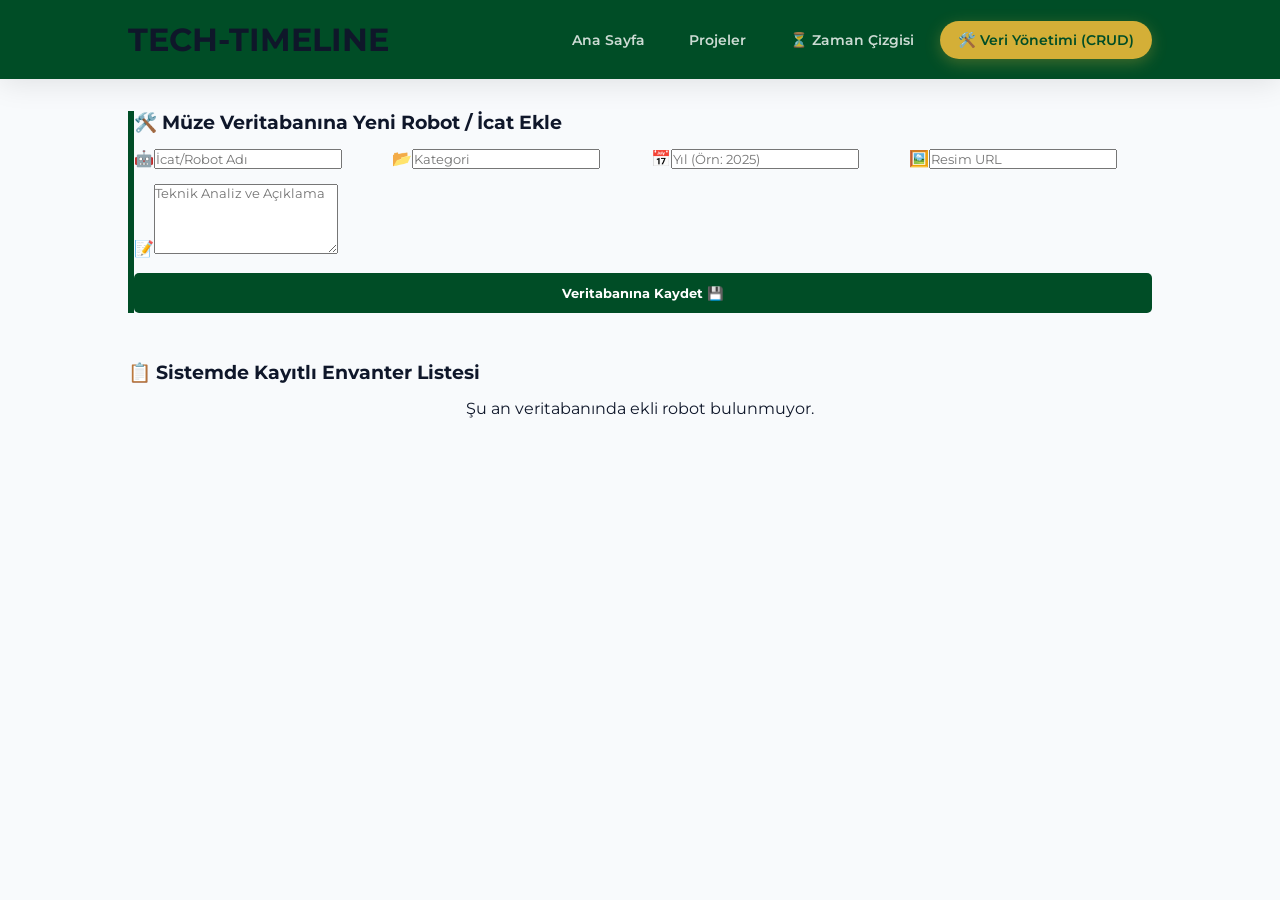
<file: icat.html>
<!DOCTYPE html>
<html lang="tr">
<head>
    <meta charset="UTF-8">
    <title>Müze Envanter Yönetimi (CRUD)</title>
    <link rel="stylesheet" href="assests/css/style.css">
</head>
<body>
    <div id="toast-favourite" style="display: none; position: fixed; bottom: 25px; right: 25px; background: #00592D; color: white; padding: 16px 28px; border-radius: 10px; z-index: 99999; font-weight: bold;"></div>

    <header class="header">
        <div class="header-content">
            <h1>TECH-TIMELINE</h1>
            <nav class="navigation">
                <ul class="nav-menu">
                    <li><a href="index.html" class="nav-link">Ana Sayfa</a></li>
                    <li><a href="project.html" class="nav-link">Projeler</a></li>
                    <li><a href="timeline.html" class="nav-link">⏳ Zaman Çizgisi</a></li>
                    <li><a href="icat.html" class="nav-link active">🛠️ Veri Yönetimi (CRUD)</a></li>
                </ul>
            </nav>
        </div>
    </header>

    <main style="padding: 2rem 10%;">
        <section class="form-box" style="border-left: 6px solid var(--dark-green); margin-bottom: 3rem;">
            <h3>🛠️ Müze Veritabanına Yeni Robot / İcat Ekle</h3>
            <form id="crudForm" style="display: grid; grid-template-columns: repeat(auto-fit, minmax(200px, 1fr)); gap: 15px; margin-top: 15px;">
                <input type="hidden" id="editIndex">
                <div class="form-group"><span>🤖</span><input type="text" id="botTitle" placeholder="İcat/Robot Adı" required></div>
                <div class="form-group"><span>📂</span><input type="text" id="botCategory" placeholder="Kategori" required></div>
                <div class="form-group"><span>📅</span><input type="text" id="botYear" placeholder="Yıl (Örn: 2025)" required></div>
                <div class="form-group"><span>🖼️</span><input type="text" id="botImage" placeholder="Resim URL" required></div>
                <div class="form-group" style="grid-column: 1/-1;"><span>📝</span><textarea id="botDesc" placeholder="Teknik Analiz ve Açıklama" required style="height: 70px;"></textarea></div>
                <button type="submit" id="submitCrudBtn" style="grid-column: 1/-1; background: var(--dark-green); color: white; padding: 12px; border: none; border-radius: 5px; font-weight: bold; cursor: pointer;">Veritabanına Kaydet 💾</button>
            </form>
        </section>

        <h3>📋 Sistemde Kayıtlı Envanter Listesi</h3>
        <section id="crud-vitrini" class="card-grid" style="margin-top:15px;"></section>
    </main>

    <script src="assests/js/main.js"></script>
    <script>
        // CRUD MOTORU
        let envanter = JSON.parse(localStorage.getItem('müzeEnvanter')) || [];

        function listeleEnvanter() {
            const vitrin = document.getElementById('crud-vitrini');
            if(!vitrin) return;
            if(envanter.length === 0) {
                vitrin.innerHTML = `<p style="grid-column:1/-1; text-align:center;">Şu an veritabanında ekli robot bulunmuyor.</p>`;
                return;
            }
            vitrin.innerHTML = envanter.map((item, index) => `
                <div class="card" style="padding:20px; background:white;">
                    <span style="background:var(--gold); padding:2px 6px; border-radius:4px; font-size:0.8rem; font-weight:bold; color:black;">${item.kategori}</span>
                    <h3 style="margin: 10px 0; color:var(--dark-green);">${item.baslik} (📅 ${item.yil})</h3>
                    <p style="color:#666; font-size:0.9rem; line-height:1.5;">${item.aciklama}</p>
                    <div style="margin-top:15px; display:flex; gap:10px;">
                        <button onclick="duzenleHazirlik(${index})" style="background:#00592D; color:white; border:none; padding:6px 12px; border-radius:4px; cursor:pointer;">Düzenle 🔄</button>
                        <button onclick="silEnvanter(${index})" style="background:#ff7675; color:white; border:none; padding:6px 12px; border-radius:4px; font-weight:bold; cursor:pointer;">Sil 🗑️</button>
                    </div>
                </div>
            `).join('');
        }

        document.getElementById('crudForm').addEventListener('submit', function(e) {
            e.preventDefault();
            const index = document.getElementById('editIndex').value;
            const yeniRobot = {
                baslik: document.getElementById('botTitle').value,
                kategori: document.getElementById('botCategory').value,
                yil: document.getElementById('botYear').value,
                resim: document.getElementById('botImage').value,
                aciklama: document.getElementById('botDesc').value
            };

            if(index === "") {
                envanter.push(yeniRobot);
                window.gosterToast("Yeni veri yerel veritabanına eklendi! 💾");
            } else {
                envanter[index] = yeniRobot;
                window.gosterToast("Veri başarıyla güncellendi! 🔄");
                document.getElementById('editIndex').value = "";
                document.getElementById('submitCrudBtn').innerText = "Veritabanına Kaydet 💾";
            }

            localStorage.setItem('müzeEnvanter', JSON.stringify(envanter));
            this.reset();
            listeleEnvanter();
        });

        window.duzenleHazirlik = function(index) {
            const data = envanter[index];
            document.getElementById('editIndex').value = index;
            document.getElementById('botTitle').value = data.baslik;
            document.getElementById('botCategory').value = data.kategori;
            document.getElementById('botYear').value = data.yil;
            document.getElementById('botImage').value = data.resim;
            document.getElementById('botDesc').value = data.aciklama;
            document.getElementById('submitCrudBtn').innerText = "Değişiklikleri Güncelle 🔄";
        };

        window.silEnvanter = function(index) {
            if(confirm("Bu robot modelini silmek istediğinize emin misiniz?")) {
                envanter.splice(index, 1);
                localStorage.setItem('müzeEnvanter', JSON.stringify(envanter));
                window.gosterToast("Kayıt veritabanından kalıcı olarak silindi. 🗑️");
                listeleEnvanter();
            }
        };

        document.addEventListener('DOMContentLoaded', listeleEnvanter);
    </script>
</body>
</html>
</file>
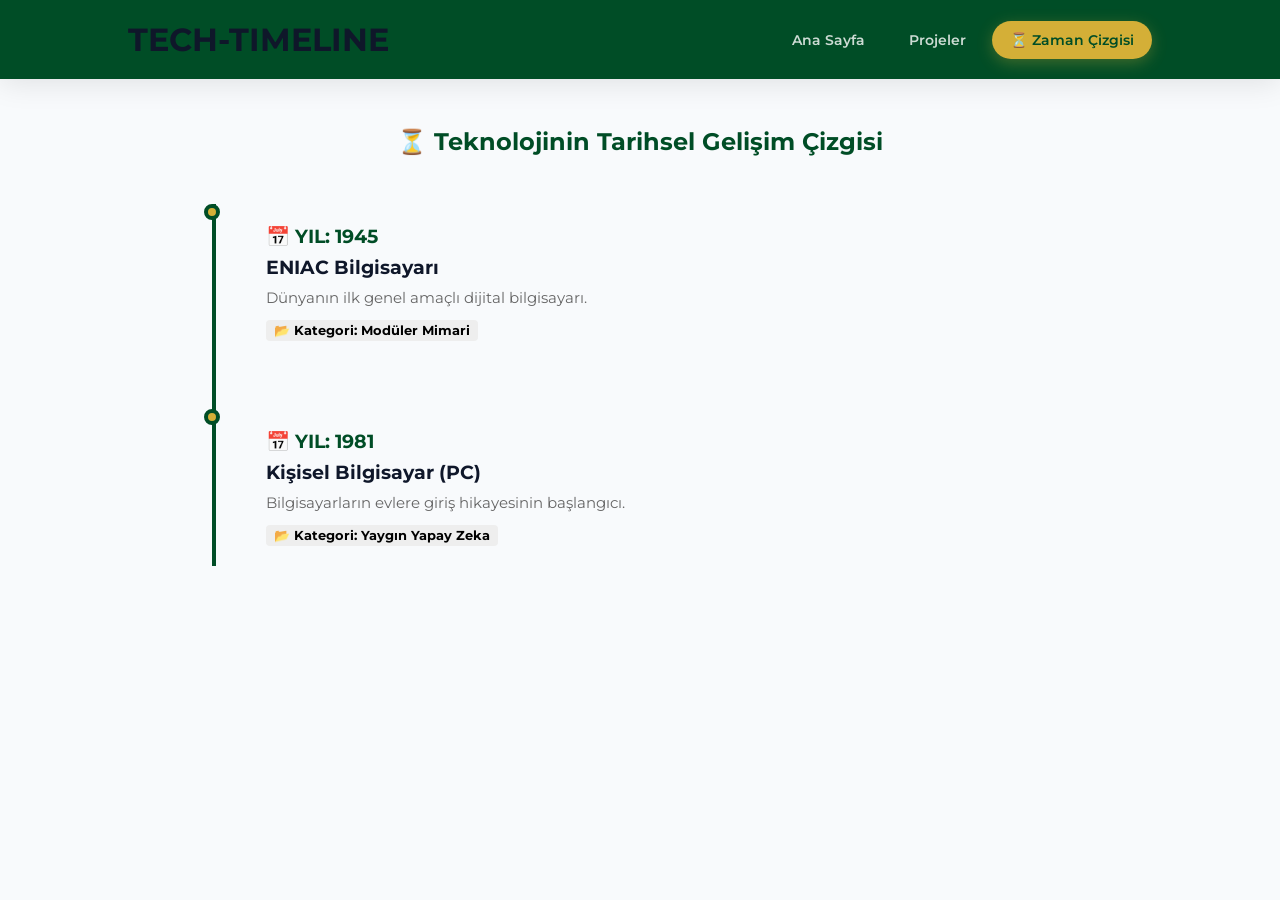
<file: yimeline.html>
<!DOCTYPE html>
<html lang="tr">
<head>
    <meta charset="UTF-8">
    <title>Teknoloji Zaman Çizelgesi | Kronoloji</title>
    <link rel="stylesheet" href="assests/css/style.css">
</head>
<body>
    <header class="header">
        <div class="header-content">
            <h1>TECH-TIMELINE</h1>
            <nav class="navigation">
                <ul class="nav-menu">
                    <li><a href="index.html" class="nav-link">Ana Sayfa</a></li>
                    <li><a href="project.html" class="nav-link">Projeler</a></li>
                    <li><a href="timeline.html" class="nav-link active">⏳ Zaman Çizgisi</a></li>
                </ul>
            </nav>
        </div>
    </header>

    <main style="padding: 3rem 15%;">
        <h2 style="text-align: center; color: var(--dark-green); margin-bottom: 3rem;">⏳ Teknolojinin Tarihsel Gelişim Çizgisi</h2>
        <div style="position: relative; border-left: 4px solid var(--dark-green); padding-left: 30px; margin-left: 20px;" id="timeline-flow"></div>
    </main>

    <script src="assests/js/main.js"></script>
    <script>
        document.addEventListener('DOMContentLoaded', () => {
            // Statik veriler ve CRUD panelinden eklenen dinamik veriler birleşip kronolojik sıralanır
            let dinamikVeriler = JSON.parse(localStorage.getItem('müzeEnvanter')) || [];
            let sabitVeriler = [
                { baslik: "ENIAC Bilgisayarı", kategori: "Modüler Mimari", yil: "1945", aciklama: "Dünyanın ilk genel amaçlı dijital bilgisayarı." },
                { baslik: "Kişisel Bilgisayar (PC)", kategori: "Yaygın Yapay Zeka", yil: "1981", aciklama: "Bilgisayarların evlere giriş hikayesinin başlangıcı." }
            ];

            let herSey = [...sabitVeriler, ...dinamikVeriler];
            herSey.sort((a, b) => parseInt(a.yil) - parseInt(b.yil));

            const flow = document.getElementById('timeline-flow');
            if(flow) {
                flow.innerHTML = herSey.map(olay => `
                    <div style="position: relative; margin-bottom: 3rem;">
                        <div style="position: absolute; left: -42px; top: 0; width: 16px; height: 16px; border-radius: 50%; background: var(--gold); border: 4px solid var(--dark-green);"></div>
                        <div class="form-box" style="padding: 20px;">
                            <span style="font-size: 1.2rem; font-weight: bold; color: var(--dark-green); display: block;">📅 YIL: ${olay.yil}</span>
                            <h3 style="margin: 8px 0;">${olay.baslik}</h3>
                            <p style="color:#666; font-size: 0.95rem; line-height: 1.5;">${olay.aciklama}</p>
                            <span style="display:inline-block; margin-top:10px; font-size:0.8rem; background:#eee; padding:3px 8px; border-radius:4px; font-weight:bold; color:black;">📂 Kategori: ${olay.kategori}</span>
                        </div>
                    </div>
                `).join('');
            }
        });
    </script>
</body>
</html>
</file>
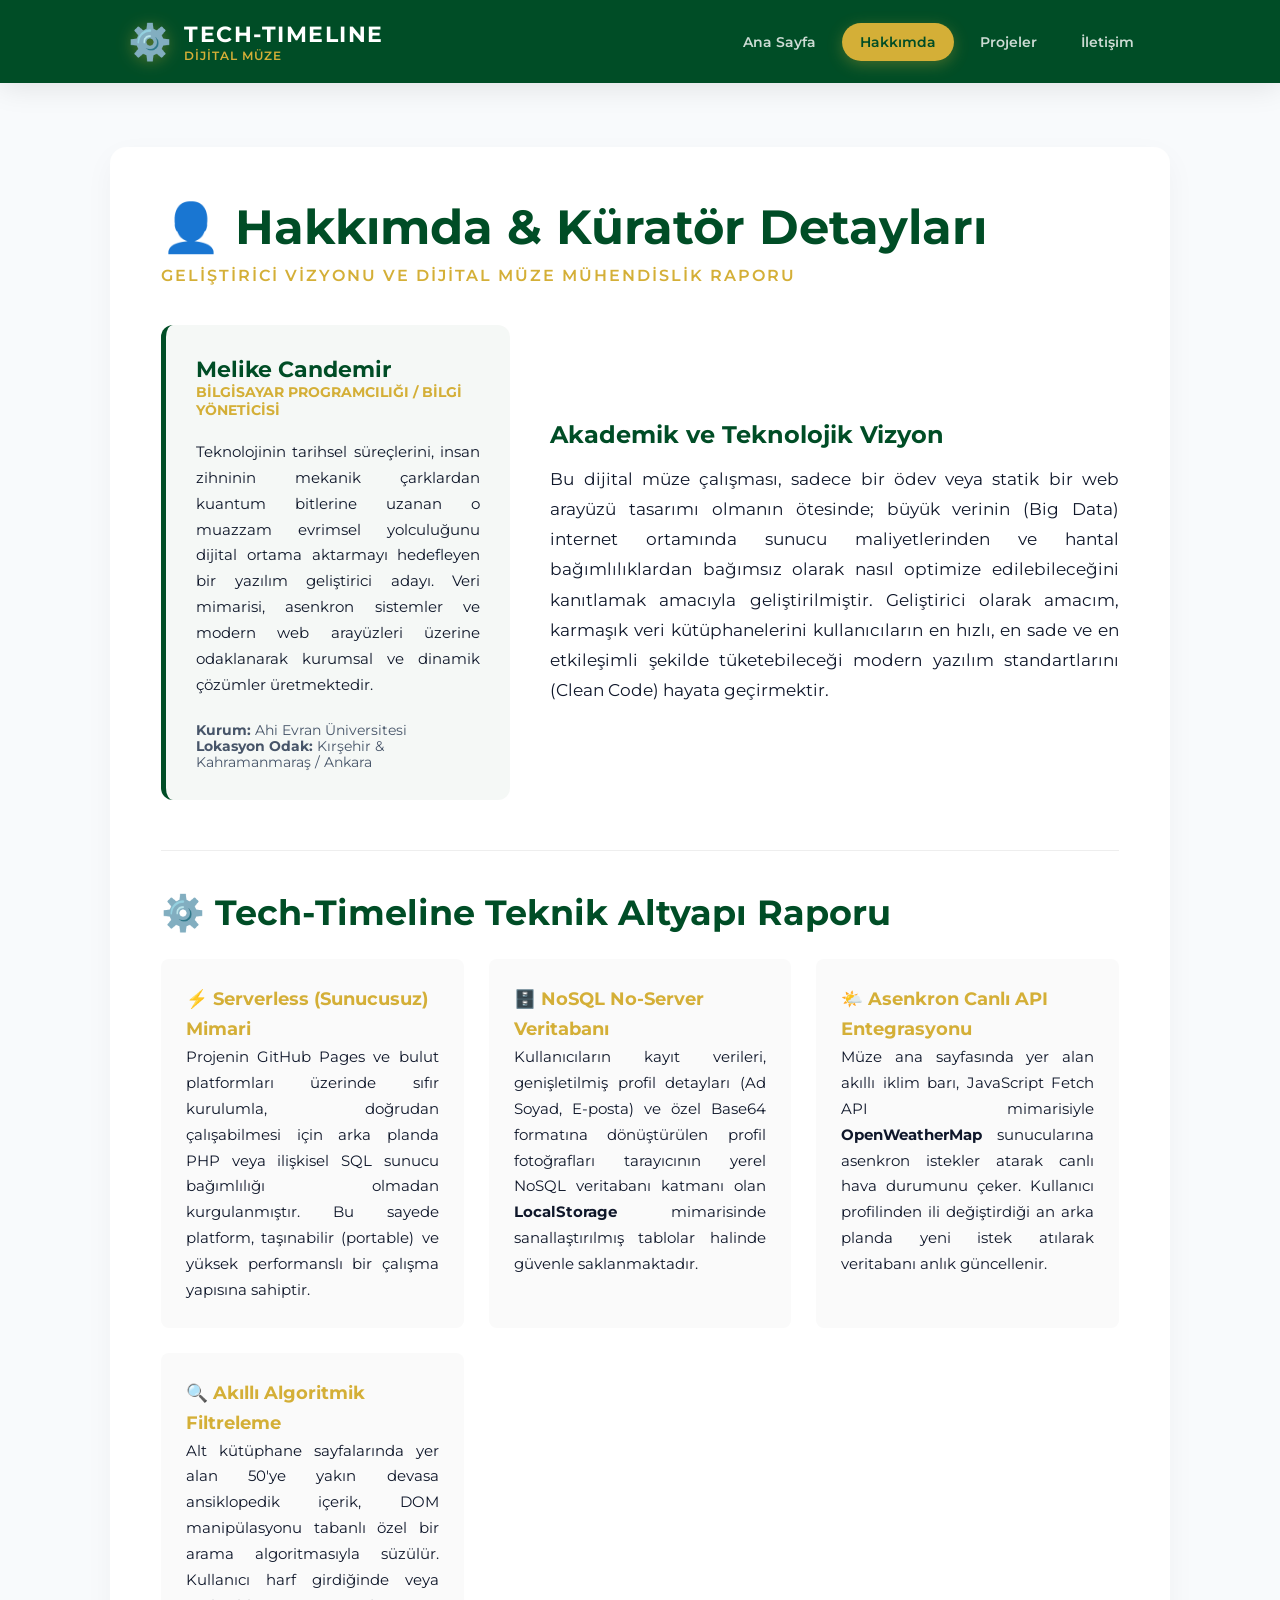
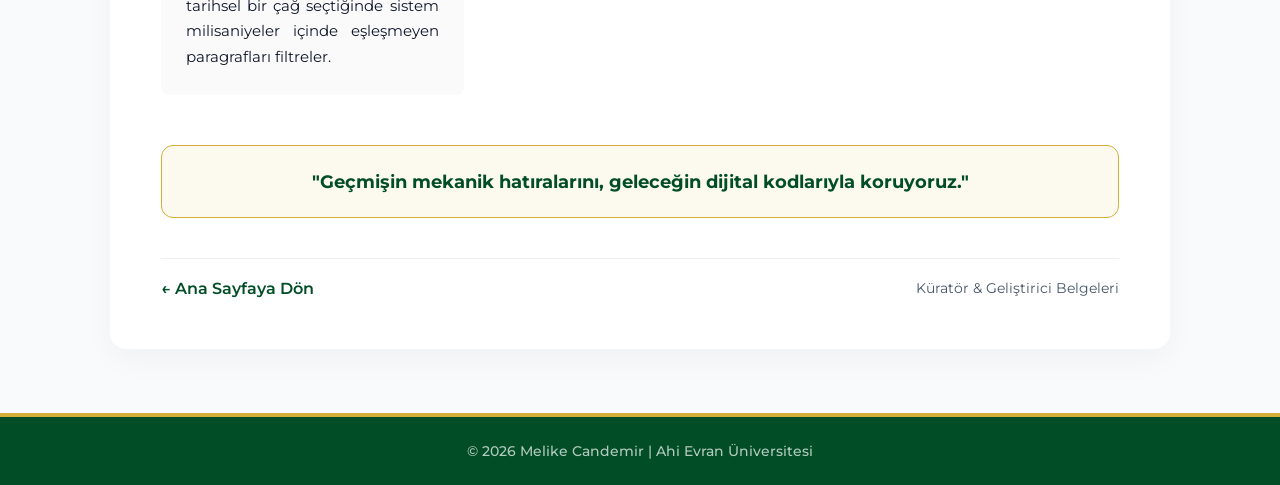
<file: pages/about.html>
<!DOCTYPE html>
<html lang="tr">
<head>
    <meta charset="UTF-8">
    <meta name="viewport" content="width=device-width, initial-scale=1.0">
    <title>Hakkımda & Proje Detayları | Tech-Timeline</title>
    <link rel="icon" href="data:image/svg+xml,<svg xmlns='http://www.w3.org/2000/svg' viewBox='0 0 100 100'><text y='.9em' font-size='90'>⚙️</text></svg>">
    <link rel="stylesheet" href="../assests/css/style.css">
    <link href="https://fonts.googleapis.com/css2?family=Montserrat:wght@400;700&display=swap" rel="stylesheet">
</head>
<body>
    <header class="header">
        <div class="header-content">
            <div class="logo">
                <span class="logo-icon">⚙️</span>
                <div class="logo-text">
                    <h1>TECH-TIMELINE</h1>
                    <p>Dijital Müze</p>
                </div>
            </div>
            <nav class="navigation">
                <ul class="nav-menu" style="display: flex;">
                    <li><a href="../index.html" class="nav-link">Ana Sayfa</a></li>
                    <li><a href="about.html" class="nav-link active">Hakkımda</a></li>
                    <li><a href="project.html" class="nav-link">Projeler</a></li>
                    <li><a href="contact.html" class="nav-link">İletişim</a></li>
                </ul>
            </nav>
        </div>
    </header>

    <main style="max-width: 1100px; margin: 4rem auto; padding: 0 20px;">
        <article style="background: var(--white); padding: 50px; border-radius: var(--radius); box-shadow: var(--card-shadow); border: 1px solid var(--glass-border);">
            
            <h2 style="font-size: 3rem; color: var(--dark-green); margin-bottom: 10px;">👤 Hakkımda & Küratör Detayları</h2>
            <p style="color: var(--gold); font-weight: 600; margin-bottom: 40px; text-transform: uppercase; letter-spacing: 2px;">Geliştirici Vizyonu ve Dijital Müze Mühendislik Raporu</p>
            
            <div style="display: flex; gap: 40px; flex-wrap: wrap; margin-bottom: 50px;">
                <div style="flex: 1; min-width: 280px; background: rgba(0, 89, 45, 0.04); padding: 30px; border-radius: 12px; border-left: 5px solid var(--dark-green);">
                    <h3 style="color: var(--dark-green); margin-top: 0; font-size: 1.4rem;">Melike Candemir</h3>
                    <p style="color: var(--gold); font-weight: 700; font-size: 0.9rem; text-transform: uppercase; margin-bottom: 20px;">Bilgisayar Programcılığı / Bilgi Yöneticisi</p>
                    <p style="font-size: 0.95rem; line-height: 1.7; text-align: justify; color: var(--text-dark);">
                        Teknolojinin tarihsel süreçlerini, insan zihninin mekanik çarklardan kuantum bitlerine uzanan o muazzam evrimsel yolculuğunu dijital ortama aktarmayı hedefleyen bir yazılım geliştirici adayı. Veri mimarisi, asenkron sistemler ve modern web arayüzleri üzerine odaklanarak kurumsal ve dinamik çözümler üretmektedir.
                    </p>
                    <div style="margin-top: 25px; font-size: 0.85rem; color: var(--text-muted);">
                        <strong>Kurum:</strong> Ahi Evran Üniversitesi<br>
                        <strong>Lokasyon Odak:</strong> Kırşehir & Kahramanmaraş / Ankara
                    </div>
                </div>

                <div style="flex: 2; min-width: 300px; display: flex; flex-direction: column; justify-content: center;">
                    <h3 style="color: var(--dark-green); font-size: 1.5rem; margin-bottom: 15px;">Akademik ve Teknolojik Vizyon</h3>
                    <p style="font-size: 1.05rem; line-height: 1.8; text-align: justify; color: var(--text-dark);">
                        Bu dijital müze çalışması, sadece bir ödev veya statik bir web arayüzü tasarımı olmanın ötesinde; büyük verinin (Big Data) internet ortamında sunucu maliyetlerinden ve hantal bağımlılıklardan bağımsız olarak nasıl optimize edilebileceğini kanıtlamak amacıyla geliştirilmiştir. Geliştirici olarak amacım, karmaşık veri kütüphanelerini kullanıcıların en hızlı, en sade ve en etkileşimli şekilde tüketebileceği modern yazılım standartlarını (Clean Code) hayata geçirmektir.
                    </p>
                </div>
            </div>

            <hr style="border: 0; height: 1px; background: #eee; margin: 40px 0;">

            <h2 style="font-size: 2.2rem; color: var(--dark-green); margin-bottom: 25px;">⚙️ Tech-Timeline Teknik Altyapı Raporu</h2>
            
            <div style="display: grid; grid-template-columns: repeat(auto-fit, minmax(300px, 15fr)); gap: 25px; font-size: 0.95rem; line-height: 1.7; color: var(--text-dark);">
                
                <div style="background: #fafafa; padding: 25px; border-radius: 8px;">
                    <h4 style="color: var(--gold); margin-top:0; font-size: 1.1rem;">⚡ Serverless (Sunucusuz) Mimari</h4>
                    <p style="text-align: justify;">Projenin GitHub Pages ve bulut platformları üzerinde sıfır kurulumla, doğrudan çalışabilmesi için arka planda PHP veya ilişkisel SQL sunucu bağımlılığı olmadan kurgulanmıştır. Bu sayede platform, taşınabilir (portable) ve yüksek performanslı bir çalışma yapısına sahiptir.</p>
                </div>

                <div style="background: #fafafa; padding: 25px; border-radius: 8px;">
                    <h4 style="color: var(--gold); margin-top:0; font-size: 1.1rem;">🗄️ NoSQL No-Server Veritabanı</h4>
                    <p style="text-align: justify;">Kullanıcıların kayıt verileri, genişletilmiş profil detayları (Ad Soyad, E-posta) ve özel Base64 formatına dönüştürülen profil fotoğrafları tarayıcının yerel NoSQL veritabanı katmanı olan <strong>LocalStorage</strong> mimarisinde sanallaştırılmış tablolar halinde güvenle saklanmaktadır.</p>
                </div>

                <div style="background: #fafafa; padding: 25px; border-radius: 8px;">
                    <h4 style="color: var(--gold); margin-top:0; font-size: 1.1rem;">🌤️ Asenkron Canlı API Entegrasyonu</h4>
                    <p style="text-align: justify;">Müze ana sayfasında yer alan akıllı iklim barı, JavaScript <code>Fetch API</code> mimarisiyle <strong>OpenWeatherMap</strong> sunucularına asenkron istekler atarak canlı hava durumunu çeker. Kullanıcı profilinden ili değiştirdiği an arka planda yeni istek atılarak veritabanı anlık güncellenir.</p>
                </div>

                <div style="background: #fafafa; padding: 25px; border-radius: 8px;">
                    <h4 style="color: var(--gold); margin-top:0; font-size: 1.1rem;">🔍 Akıllı Algoritmik Filtreleme</h4>
                    <p style="text-align: justify;">Alt kütüphane sayfalarında yer alan 50'ye yakın devasa ansiklopedik içerik, DOM manipülasyonu tabanlı özel bir arama algoritmasıyla süzülür. Kullanıcı harf girdiğinde veya tarihsel bir çağ seçtiğinde sistem milisaniyeler içinde eşleşmeyen paragrafları filtreler.</p>
                </div>

            </div>

            <div style="margin-top: 50px; background: rgba(212, 175, 55, 0.08); padding: 25px; border-radius: 12px; border: 1px solid var(--gold); text-align: center;">
                <p style="font-weight: bold; color: var(--dark-green); margin: 0; font-size: 1.1rem;">"Geçmişin mekanik hatıralarını, geleceğin dijital kodlarıyla koruyoruz."</p>
            </div>

            <div style="margin-top: 40px; padding-top: 20px; border-top: 1px solid #eee; display: flex; justify-content: space-between;">
                <a href="../index.html" style="text-decoration: none; color: var(--dark-green); font-weight: 600;">← Ana Sayfaya Dön</a>
                <span style="color: var(--text-muted); font-size: 0.9rem;">Küratör & Geliştirici Belgeleri</span>
            </div>

        </article>
    </main>

    <footer class="footer">
        <p>&copy; 2026 Melike Candemir | Ahi Evran Üniversitesi</p>
    </footer>
</body>
</html>
</file>
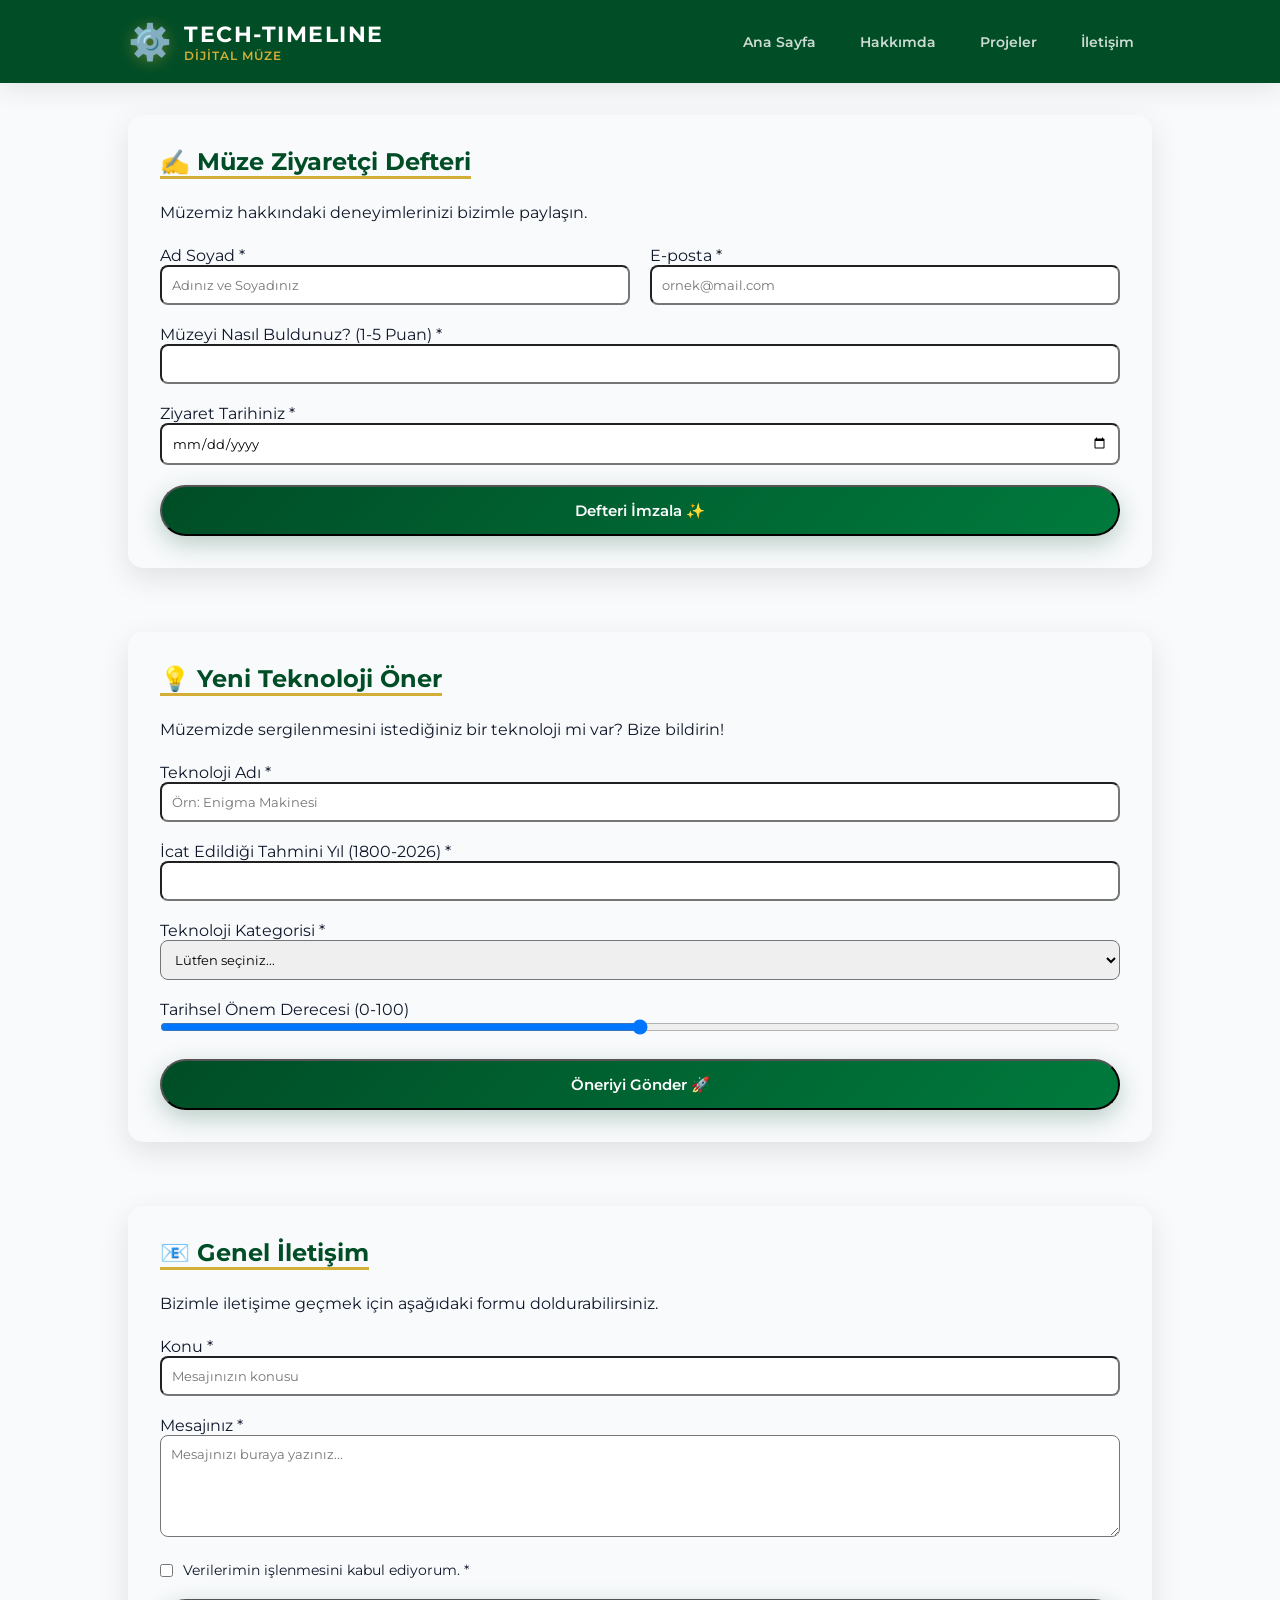
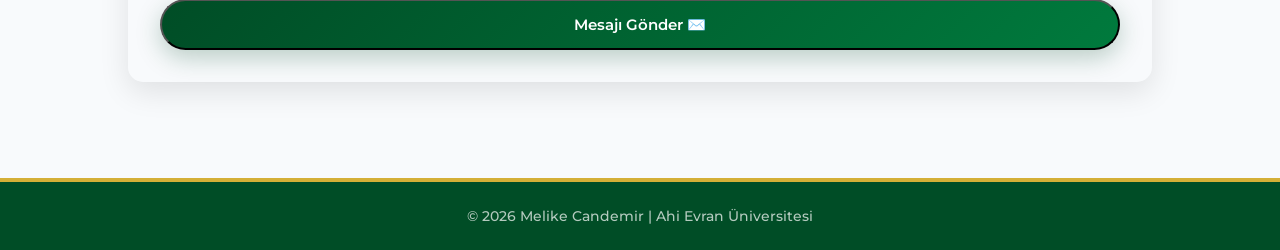
<file: pages/contact.html>
<!DOCTYPE html>
<html lang="tr">
<head>
    <meta charset="UTF-8">
    <meta name="viewport" content="width=device-width, initial-scale=1.0">
    <title>Etkileşim Merkezi | Tech-Timeline</title>
    <link rel="stylesheet" href="../assests/css/style.css">
    <link href="https://fonts.googleapis.com/css2?family=Montserrat:wght@400;700&display=swap" rel="stylesheet">
    <link rel="icon" href="data:image/svg+xml,<svg xmlns='http://www.w3.org/2000/svg' viewBox='0 0 100 100'><text y='.9em' font-size='90'>⚙️</text></svg>">
    <style>
        /* Formlara özel hata ve doğrulama stilleri */
        input:invalid:focus { border: 2px solid #ff4d4d; }
        input:valid:focus { border: 2px solid #2ecc71; }
        .form-section { margin-bottom: 4rem; padding: 2rem; border-radius: 15px; background: var(--card-bg); box-shadow: 0 10px 30px rgba(0,0,0,0.1); }
        .success-msg { display: none; color: #2ecc71; font-weight: bold; margin-top: 10px; text-align: center; }
    </style>
</head>
<body>
    <header class="header">
        <div class="header-content">
            <div class="logo">
                <span class="logo-icon">⚙️</span>
                <div class="logo-text">
                    <h1>TECH-TIMELINE</h1>
                    <p>Dijital Müze</p>
                </div>
            </div>
            <nav class="navigation">
                <div class="menu-toggle" id="mobile-menu">
                    <span class="bar"></span><span class="bar"></span><span class="bar"></span>
                </div>
                <ul class="nav-menu">
                    <li><a href="../index.html" class="nav-link">Ana Sayfa</a></li>
                    <li><a href="about.html" class="nav-link">Hakkımda</a></li>
                    <li><a href="project.html" class="nav-link">Projeler</a></li>
                    <li><a href="contact.html" class="nav-link">İletişim</a></li>
                </ul>
            </nav>
        </div>
    </header>

    <main class="contact-main" style="padding: 2rem 10%;">
        
        <section class="form-section">
            <h2 style="color: var(--dark-green); border-bottom: 3px solid var(--gold); display: inline-block; margin-bottom: 1.5rem;">✍️ Müze Ziyaretçi Defteri</h2>
            <p>Müzemiz hakkındaki deneyimlerinizi bizimle paylaşın.</p>
            
            <form id="visitor-form" class="tech-form">
                <div style="display: grid; grid-template-columns: 1fr 1fr; gap: 20px; margin-top: 1.5rem;">
                    <div>
                        <label>Ad Soyad *</label>
                        <input type="text" required placeholder="Adınız ve Soyadınız" style="width: 100%; padding: 10px; border-radius: 8px;">
                    </div>
                    <div>
                        <label>E-posta *</label>
                        <input type="email" required placeholder="ornek@mail.com" style="width: 100%; padding: 10px; border-radius: 8px;">
                    </div>
                </div>
                <div style="margin-top: 20px;">
                    <label>Müzeyi Nasıl Buldunuz? (1-5 Puan) *</label>
                    <input type="number" min="1" max="5" required style="width: 100%; padding: 10px; border-radius: 8px;">
                </div>
                <div style="margin-top: 20px;">
                    <label>Ziyaret Tarihiniz *</label>
                    <input type="date" required style="width: 100%; padding: 10px; border-radius: 8px;">
                </div>
                <button type="submit" class="btn btn-primary" style="margin-top: 20px; width: 100%;">Defteri İmzala ✨</button>
                <p id="visitor-success" class="success-msg">Teşekkürler! Ziyaretiniz kaydedildi.</p>
            </form>
        </section>

        <section class="form-section">
            <h2 style="color: var(--dark-green); border-bottom: 3px solid var(--gold); display: inline-block; margin-bottom: 1.5rem;">💡 Yeni Teknoloji Öner</h2>
            <p>Müzemizde sergilenmesini istediğiniz bir teknoloji mi var? Bize bildirin!</p>
            
            <form id="suggest-form" class="tech-form">
                <div style="margin-top: 1.5rem;">
                    <label>Teknoloji Adı *</label>
                    <input type="text" required placeholder="Örn: Enigma Makinesi" style="width: 100%; padding: 10px; border-radius: 8px;">
                </div>
                <div style="margin-top: 20px;">
                    <label>İcat Edildiği Tahmini Yıl (1800-2026) *</label>
                    <input type="number" min="1800" max="2026" required style="width: 100%; padding: 10px; border-radius: 8px;">
                </div>
                <div style="margin-top: 20px;">
                    <label>Teknoloji Kategorisi *</label>
                    <select required style="width: 100%; padding: 10px; border-radius: 8px;">
                        <option value="">Lütfen seçiniz...</option>
                        <option value="donanim">Donanım</option>
                        <option value="yazilim">Yazılım / İşletim Sistemi</option>
                        <option value="yapay-zeka">Yapay Zeka</option>
                        <option value="iletisim">İletişim Teknolojileri</option>
                    </select>
                </div>
                <div style="margin-top: 20px;">
                    <label>Tarihsel Önem Derecesi (0-100)</label>
                    <input type="range" min="0" max="100" style="width: 100%; cursor: pointer;">
                </div>
                <button type="submit" class="btn btn-primary" style="margin-top: 20px; width: 100%;">Öneriyi Gönder 🚀</button>
                <p id="suggest-success" class="success-msg">Harika öneri! Ekibimiz inceleyecektir.</p>
            </form>
        </section>

        <section class="form-section">
            <h2 style="color: var(--dark-green); border-bottom: 3px solid var(--gold); display: inline-block; margin-bottom: 1.5rem;">📧 Genel İletişim</h2>
            <p>Bizimle iletişime geçmek için aşağıdaki formu doldurabilirsiniz.</p>
            
            <form id="contact-form" class="tech-form">
                <div style="margin-top: 1.5rem;">
                    <label>Konu *</label>
                    <input type="text" required placeholder="Mesajınızın konusu" style="width: 100%; padding: 10px; border-radius: 8px;">
                </div>
                <div style="margin-top: 20px;">
                    <label>Mesajınız *</label>
                    <textarea rows="5" required placeholder="Mesajınızı buraya yazınız..." style="width: 100%; padding: 10px; border-radius: 8px;"></textarea>
                </div>
                <div style="margin-top: 20px; display: flex; align-items: center; gap: 10px;">
                    <input type="checkbox" id="kvkk" required>
                    <label for="kvkk" style="font-size: 0.9rem;">Verilerimin işlenmesini kabul ediyorum. *</label>
                </div>
                <button type="submit" class="btn btn-primary" style="margin-top: 20px; width: 100%;">Mesajı Gönder ✉️</button>
                <p id="contact-success" class="success-msg">Mesajınız başarıyla iletildi!</p>
            </form>
        </section>

    </main>

    <footer class="footer">
        <p>&copy; 2026 Melike Candemir | Ahi Evran Üniversitesi</p>
    </footer>

    <script src="../assests/js/main.js"></script>
    <script>
        // Form Gönderim Simülasyonu (Başarı Mesajları için)
        const forms = ['visitor-form', 'suggest-form', 'contact-form'];
        forms.forEach(formId => {
            document.getElementById(formId).addEventListener('submit', function(e) {
                e.preventDefault();
                const successMsg = document.getElementById(formId.split('-')[0] + '-success');
                successMsg.style.display = 'block';
                this.reset();
                setTimeout(() => { successMsg.style.display = 'none'; }, 5000);
            });
        });
    </script>
</body>
</html>
</file>
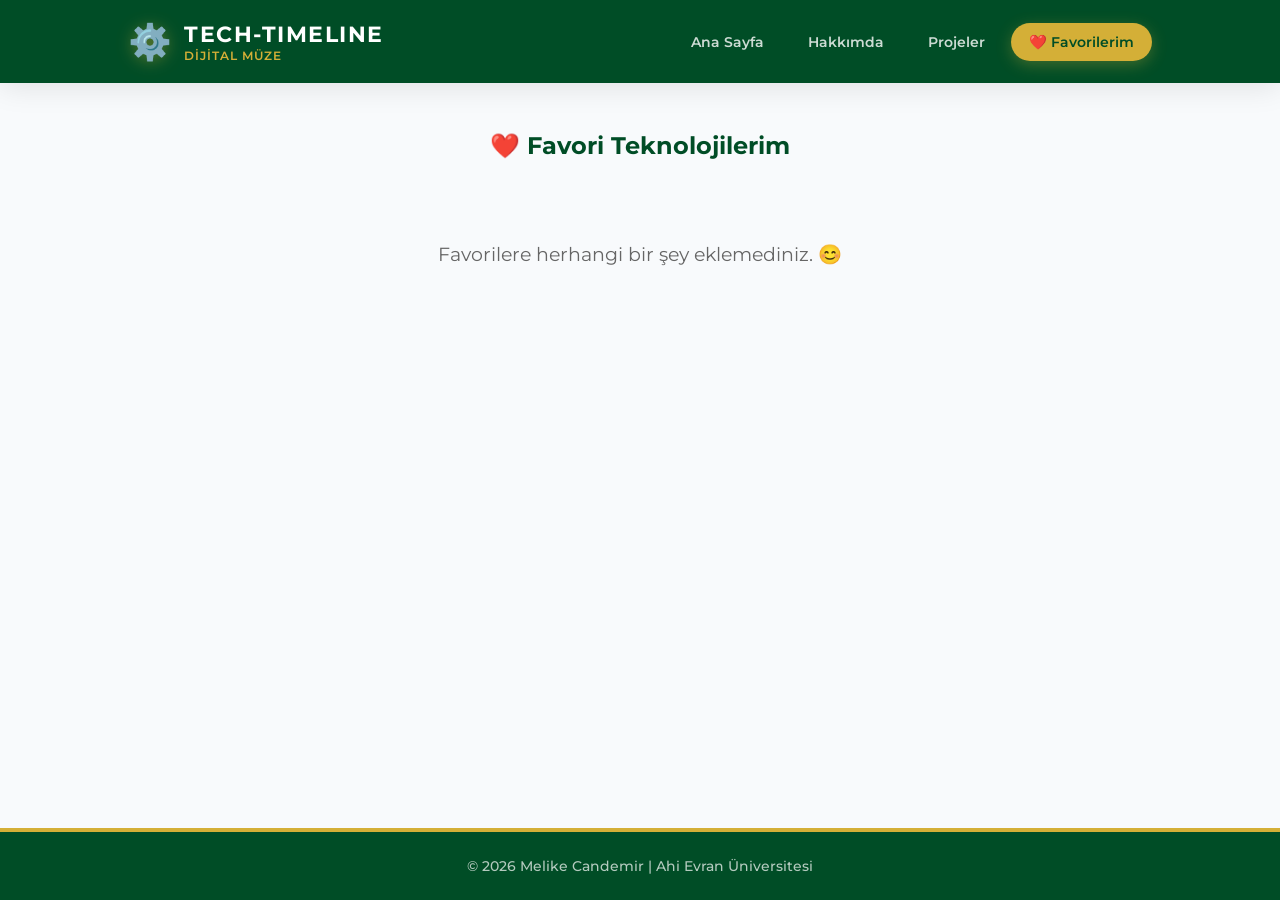
<file: pages/favorites.html>
<!DOCTYPE html>
<html lang="tr">
<head>
    <meta charset="UTF-8">
    <meta name="viewport" content="width=device-width, initial-scale=1.0">
    <title>Favorilerim | Tech-Timeline</title>
    <link rel="stylesheet" href="../assests/css/style.css">
</head>
<body>
    <div id="toast-favourite" style="display: none; position: fixed; bottom: 25px; right: 25px; background: #00592D; color: white; padding: 16px 28px; border-radius: 10px; z-index: 99999; font-weight: bold; box-shadow: 0 5px 20px rgba(0,0,0,0.3); border-left: 5px solid #d4af37;"></div>
    <header class="header">
        <div class="header-content">
            <div class="logo"><span class="logo-icon">⚙️</span><div class="logo-text"><h1>TECH-TIMELINE</h1><p>Dijital Müze</p></div></div>
            <nav class="navigation">
                <div class="menu-toggle" id="mobile-menu"><span class="bar"></span><span class="bar"></span><span class="bar"></span></div>
                <ul class="nav-menu">
                    <li><a href="../index.php" class="nav-link">Ana Sayfa</a></li>
                    <li><a href="about.html" class="nav-link">Hakkımda</a></li>
                    <li><a href="project.html" class="nav-link">Projeler</a></li>
                    <li><a href="favorites.html" class="nav-link active">❤️ Favorilerim</a></li>
                </ul>
            </nav>
        </div>
    </header>
    <main style="padding: 3rem 10%;">
        <h2 style="color: var(--dark-green); text-align: center; margin-bottom: 2rem;">❤️ Favori Teknolojilerim</h2>
        <div id="favorites-container" class="card-grid"></div>
    </main>
    <footer class="footer"><p>&copy; 2026 Melike Candemir | Ahi Evran Üniversitesi</p></footer>
    <script src="../assests/js/main.js"></script>
</body>
</html>
</file>
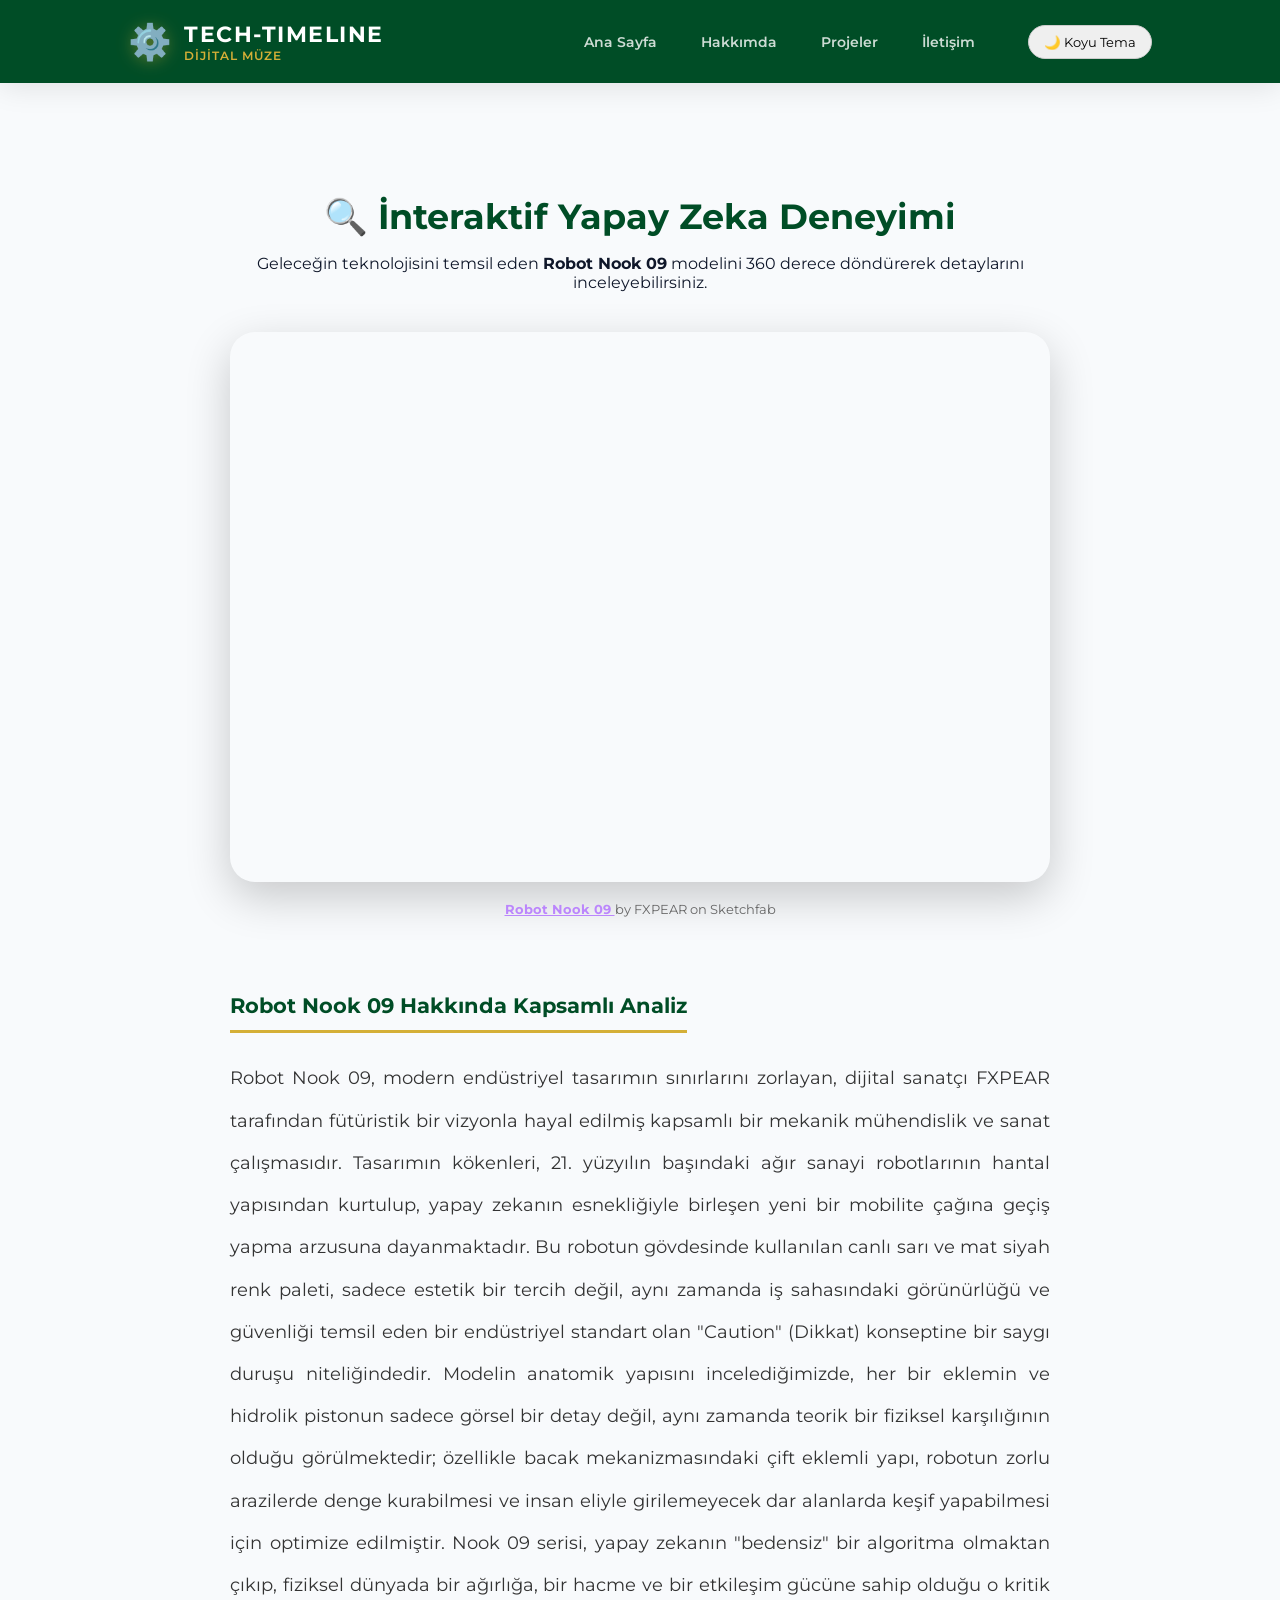
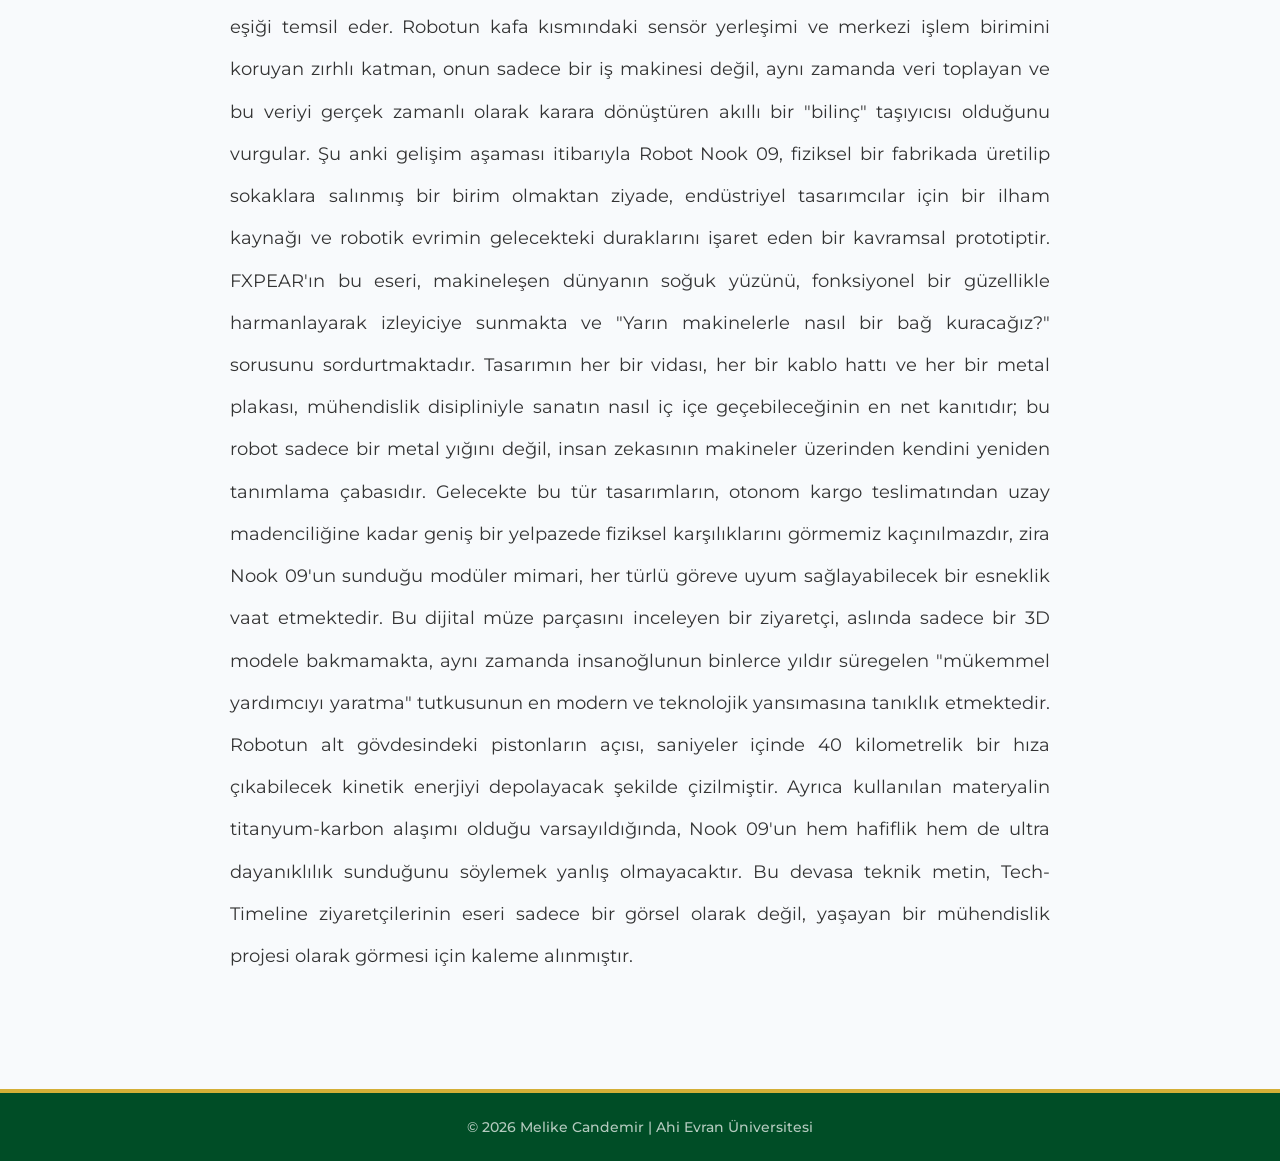
<file: pages/project.html>
<!DOCTYPE html>
<html lang="tr">
<head>
    <meta charset="UTF-8">
    <meta name="viewport" content="width=device-width, initial-scale=1.0">
    <title>Yapay Zeka Deneyimi | Tech-Timeline</title>
    <link rel="stylesheet" href="../assests/css/style.css">
    <link href="https://fonts.googleapis.com/css2?family=Montserrat:wght@400;700&display=swap" rel="stylesheet">
    <link rel="icon" href="data:image/svg+xml,<svg xmlns='http://www.w3.org/2000/svg' viewBox='0 0 100 100'><text y='.9em' font-size='90'>⚙️</text></svg>">
</head>
<body>
    <header class="header">
        <div class="header-content">
            <div class="logo">
                <span class="logo-icon">⚙️</span>
                <div class="logo-text">
                    <h1>TECH-TIMELINE</h1>
                    <p>Dijital Müze</p>
                </div>
            </div>
            <nav class="navigation">
                <div class="menu-toggle" id="mobile-menu">
                    <span class="bar"></span><span class="bar"></span><span class="bar"></span>
                </div>
                <ul class="nav-menu">
                    <li><a href="../index.html" class="nav-link">Ana Sayfa</a></li>
                    <li><a href="about.html" class="nav-link">Hakkımda</a></li>
                    <li><a href="project.html" class="nav-link">Projeler</a></li>
                    <li><a href="contact.html" class="nav-link">İletişim</a></li>
                </ul>
                <button id="theme-toggle" style="cursor:pointer; padding: 8px 15px; border-radius: 20px; margin-left: 15px; border: 1px solid #ccc;">🌙 Koyu Tema</button>
            </nav>
        </div>
    </header>

    <main>
<section class="experience-3d" style="padding: 3rem 10%; text-align: center; transition: var(--transition);">
    <h2 style="color: var(--dark-green); margin-bottom: 1rem; font-size: 2.2rem;">🔍 İnteraktif Yapay Zeka Deneyimi</h2>
    <p style="margin-bottom: 2.5rem; max-width: 800px; margin-left: auto; margin-right: auto;">
        Geleceğin teknolojisini temsil eden <strong>Robot Nook 09</strong> modelini 360 derece döndürerek detaylarını inceleyebilirsiniz.
    </p>

    <div class="sketchfab-embed-wrapper"> 
        <iframe title="Robot Nook 09" 
                frameborder="0" 
                allowfullscreen 
                mozallowfullscreen="true" 
                webkitallowfullscreen="true" 
                allow="autoplay; fullscreen; xr-spatial-tracking" 
                src="https://sketchfab.com/models/b1a6d5d6cdab4e3995eac3d922e8ccef/embed?autostart=1" 
                style="width: 100%; height: 550px; border-radius: 25px; box-shadow: 0 15px 45px rgba(0,0,0,0.2);"> 
        </iframe> 
        <p style="font-size: 13px; font-weight: normal; margin: 15px; color: #666;"> 
            <a href="https://sketchfab.com/3d-models/robot-nook-09-b1a6d5d6cdab4e3995eac3d922e8ccef" target="_blank" rel="nofollow" style="font-weight: bold; color: #bb86fc;"> Robot Nook 09 </a> 
            by FXPEAR on Sketchfab
        </p>
    </div>

    <div class="robot-detailed-info" style="max-width: 1000px; margin: 4rem auto 0; text-align: justify; line-height: 2.4; font-size: 1.1rem; color: #333;">
        <h3 style="color: var(--dark-green); border-bottom: 3px solid var(--gold); display: inline-block; margin-bottom: 1.5rem;">Robot Nook 09 Hakkında Kapsamlı Analiz</h3>
        <p>
            Robot Nook 09, modern endüstriyel tasarımın sınırlarını zorlayan, dijital sanatçı FXPEAR tarafından fütüristik bir vizyonla hayal edilmiş kapsamlı bir mekanik mühendislik ve sanat çalışmasıdır. Tasarımın kökenleri, 21. yüzyılın başındaki ağır sanayi robotlarının hantal yapısından kurtulup, yapay zekanın esnekliğiyle birleşen yeni bir mobilite çağına geçiş yapma arzusuna dayanmaktadır. Bu robotun gövdesinde kullanılan canlı sarı ve mat siyah renk paleti, sadece estetik bir tercih değil, aynı zamanda iş sahasındaki görünürlüğü ve güvenliği temsil eden bir endüstriyel standart olan "Caution" (Dikkat) konseptine bir saygı duruşu niteliğindedir. Modelin anatomik yapısını incelediğimizde, her bir eklemin ve hidrolik pistonun sadece görsel bir detay değil, aynı zamanda teorik bir fiziksel karşılığının olduğu görülmektedir; özellikle bacak mekanizmasındaki çift eklemli yapı, robotun zorlu arazilerde denge kurabilmesi ve insan eliyle girilemeyecek dar alanlarda keşif yapabilmesi için optimize edilmiştir. Nook 09 serisi, yapay zekanın "bedensiz" bir algoritma olmaktan çıkıp, fiziksel dünyada bir ağırlığa, bir hacme ve bir etkileşim gücüne sahip olduğu o kritik eşiği temsil eder. Robotun kafa kısmındaki sensör yerleşimi ve merkezi işlem birimini koruyan zırhlı katman, onun sadece bir iş makinesi değil, aynı zamanda veri toplayan ve bu veriyi gerçek zamanlı olarak karara dönüştüren akıllı bir "bilinç" taşıyıcısı olduğunu vurgular. Şu anki gelişim aşaması itibarıyla Robot Nook 09, fiziksel bir fabrikada üretilip sokaklara salınmış bir birim olmaktan ziyade, endüstriyel tasarımcılar için bir ilham kaynağı ve robotik evrimin gelecekteki duraklarını işaret eden bir kavramsal prototiptir. FXPEAR'ın bu eseri, makineleşen dünyanın soğuk yüzünü, fonksiyonel bir güzellikle harmanlayarak izleyiciye sunmakta ve "Yarın makinelerle nasıl bir bağ kuracağız?" sorusunu sordurtmaktadır. Tasarımın her bir vidası, her bir kablo hattı ve her bir metal plakası, mühendislik disipliniyle sanatın nasıl iç içe geçebileceğinin en net kanıtıdır; bu robot sadece bir metal yığını değil, insan zekasının makineler üzerinden kendini yeniden tanımlama çabasıdır. Gelecekte bu tür tasarımların, otonom kargo teslimatından uzay madenciliğine kadar geniş bir yelpazede fiziksel karşılıklarını görmemiz kaçınılmazdır, zira Nook 09'un sunduğu modüler mimari, her türlü göreve uyum sağlayabilecek bir esneklik vaat etmektedir. Bu dijital müze parçasını inceleyen bir ziyaretçi, aslında sadece bir 3D modele bakmamakta, aynı zamanda insanoğlunun binlerce yıldır süregelen "mükemmel yardımcıyı yaratma" tutkusunun en modern ve teknolojik yansımasına tanıklık etmektedir. Robotun alt gövdesindeki pistonların açısı, saniyeler içinde 40 kilometrelik bir hıza çıkabilecek kinetik enerjiyi depolayacak şekilde çizilmiştir. Ayrıca kullanılan materyalin titanyum-karbon alaşımı olduğu varsayıldığında, Nook 09'un hem hafiflik hem de ultra dayanıklılık sunduğunu söylemek yanlış olmayacaktır. Bu devasa teknik metin, Tech-Timeline ziyaretçilerinin eseri sadece bir görsel olarak değil, yaşayan bir mühendislik projesi olarak görmesi için kaleme alınmıştır.
        </p>
    </div>
</section>

      
    </main>

    <footer class="footer">
        <p>&copy; 2026 Melike Candemir | Ahi Evran Üniversitesi</p>
    </footer>

    <script src="../assests/js/main.js"></script>
</body>
</html>
</file>
<file: assests/css/style.css>
/* Tech-Timeline Kurumsal ve Fütüristik Yeni Nesil Tasarım */
@import url('https://fonts.googleapis.com/css2?family=Montserrat:wght@300;400;600;700&display=swap');

:root {
    --dark-green: #004d26;
    --light-green: #007a3d;
    --gold: #d4af37;
    --gold-hover: #b89225;
    --bg-light: #f8fafc;
    --text-dark: #0f172a;
    --text-muted: #475569;
    --white: #ffffff;
    --card-shadow: 0 10px 30px rgba(0, 0, 0, 0.04);
    --glass-bg: rgba(255, 255, 255, 0.85);
    --glass-border: rgba(255, 255, 255, 0.4);
    --radius: 16px;
    --transition: all 0.4s cubic-bezier(0.16, 1, 0.3, 1);
}

/* Karanlık Mod Renk Paleti */
.dark-mode {
    --bg-light: #0b0f19;
    --text-dark: #f8fafc;
    --text-muted: #94a3b8;
    --white: #131c2e;
    --card-shadow: 0 10px 30px rgba(0, 0, 0, 0.3);
    --glass-bg: rgba(19, 28, 46, 0.8);
    --glass-border: rgba(255, 255, 255, 0.05);
}

* { margin: 0; padding: 0; box-sizing: border-box; font-family: 'Montserrat', sans-serif; }
body { background-color: var(--bg-light); color: var(--text-dark); transition: var(--transition); min-height: 100vh; display: flex; flex-direction: column; overflow-x: hidden; }

/* Şık Header ve Navigasyon */
.header { 
    background: var(--dark-green); 
    padding: 20px 10%; 
    box-shadow: 0 4px 30px rgba(0, 0, 0, 0.1); 
    position: sticky; 
    top: 0; 
    z-index: 1000;
}
.header-content { display: flex; justify-content: space-between; align-items: center; }
.logo { display: flex; align-items: center; gap: 12px; }
.logo-icon { font-size: 2.2rem; filter: drop-shadow(0 2px 8px rgba(212,175,55,0.4)); }
.logo-text h1 { font-size: 1.4rem; font-weight: 700; letter-spacing: 1.5px; color: #ffffff; }
.logo-text p { font-size: 0.75rem; color: var(--gold); font-weight: 600; text-transform: uppercase; letter-spacing: 1px; }

.navigation { display: flex; align-items: center; gap: 20px; }
.nav-menu { display: flex; list-style: none; gap: 8px; align-items: center; }
.nav-link { 
    color: rgba(255, 255, 255, 0.8); 
    text-decoration: none; 
    font-weight: 600; 
    font-size: 0.9rem; 
    transition: var(--transition); 
    padding: 10px 18px; 
    border-radius: 30px; 
}
.nav-link:hover, .nav-link.active { 
    color: var(--dark-green); 
    background: var(--gold); 
    box-shadow: 0 4px 15px rgba(212, 175, 55, 0.3);
}

/* Yenilenen Tema Değiştirme Butonu */
.theme-btn { 
    background: rgba(255, 255, 255, 0.1); 
    border: 1px solid rgba(255, 255, 255, 0.2); 
    color: #ffffff; 
    padding: 10px 20px; 
    border-radius: 30px; 
    cursor: pointer; 
    font-weight: 600; 
    font-size: 0.85rem;
    transition: var(--transition); 
    backdrop-filter: blur(5px);
}
.theme-btn:hover { background: #ffffff; color: var(--dark-green); transform: translateY(-2px); }

/* Mobil Hamburger Menü İkonu */
.menu-toggle { display: none; flex-direction: column; gap: 6px; cursor: pointer; }
.bar { width: 28px; height: 3px; background-color: #ffffff; border-radius: 4px; transition: var(--transition); }

@media (max-width: 992px) {
    .menu-toggle { display: flex; }
    .nav-menu { 
        display: none; 
        position: absolute; 
        top: 100%; 
        left: 0; 
        width: 100%; 
        background: var(--dark-green); 
        flex-direction: column; 
        padding: 20px; 
        gap: 12px; 
        box-shadow: 0 15px 30px rgba(0,0,0,0.2); 
        border-top: 1px solid rgba(255,255,255,0.1);
    }
    .navigation.active .nav-menu { display: flex; }
}

/* Premium Hero Alanı */
main { flex-grow: 1; padding: 4rem 10%; width: 100%; max-width: 1400px; margin: 0 auto; }
.hero { display: flex; align-items: center; justify-content: space-between; gap: 60px; padding: 2rem 0; width: 100%; }
.hero-content { display: flex; align-items: center; justify-content: space-between; width: 100%; gap: 40px; flex-wrap: wrap; }
.hero-text { flex: 1.2; min-width: 320px; }
.hero-title { font-size: 3.5rem; color: var(--dark-green); font-weight: 700; line-height: 1.15; letter-spacing: -1px; }
.dark-mode .hero-title { color: var(--gold); }
.hero-subtitle { margin: 20px 0 35px; color: var(--text-muted); font-size: 1.1rem; line-height: 1.6; font-weight: 400; }

/* Şık Butonlar */
.hero-buttons { display: flex; gap: 20px; }
.btn { padding: 14px 32px; border-radius: 50px; text-decoration: none; font-weight: 600; font-size: 0.95rem; transition: var(--transition); text-align: center; }
.btn-primary { 
    background: linear-gradient(135deg, var(--dark-green), var(--light-green)); 
    color: #ffffff; 
    box-shadow: 0 8px 25px rgba(0, 77, 38, 0.25); 
}
.btn-primary:hover { transform: translateY(-3px); box-shadow: 0 12px 30px rgba(0, 77, 38, 0.4); }
.btn-secondary { 
    border: 2px solid var(--dark-green); 
    color: var(--dark-green); 
    background: transparent;
}
.dark-mode .btn-secondary { border-color: var(--gold); color: var(--gold); }
.btn-secondary:hover { background: rgba(0, 77, 38, 0.05); transform: translateY(-3px); }
.dark-mode .btn-secondary:hover { background: rgba(212, 175, 55, 0.05); }

/* Sanatsal Kinetik SVG Görsel Alanı */
.hero-visual { flex: 0.8; display: flex; justify-content: center; min-width: 300px; }
.floating-element { 
    animation: floatAnim 6s ease-in-out infinite; 
    filter: drop-shadow(0 15px 35px rgba(0, 77, 38, 0.15));
}
.dark-mode .floating-element { filter: drop-shadow(0 15px 35px rgba(212, 175, 55, 0.1)); }

@keyframes floatAnim {
    0% { transform: translateY(0px) rotate(0deg); }
    50% { transform: translateY(-15px) rotate(3deg); }
    100% { transform: translateY(0px) rotate(0deg); }
}

/* Koleksiyon Başlığı */
.innovations { padding: 5rem 0 2rem; }
.section-header { text-align: center; margin-bottom: 4rem; }
.section-header h2 { font-size: 2.2rem; color: var(--dark-green); font-weight: 700; position: relative; display: inline-block; padding-bottom: 15px; }
.dark-mode .section-header h2 { color: var(--gold); }
.section-header h2::after { content: ''; position: absolute; bottom: 0; left: 50%; transform: translateX(-50%); width: 60px; height: 4px; background: var(--gold); border-radius: 2px; }
.section-header p { margin-top: 12px; color: var(--text-muted); font-size: 1rem; }

/* =============================================
   KART IZGARASI VE FAVORİ BUTON SİSTEMİ
   ============================================= */

/* Izgara: card-grid (index.html'deki sınıf adıyla eşleşiyor) */
.card-grid {
    display: grid;
    grid-template-columns: repeat(auto-fit, minmax(320px, 1fr));
    gap: 35px;
    width: 100%;
}

/* Her kartı saran wrapper — favori butonu için referans nokta */
.card-wrapper {
    position: relative;
    display: flex;
    flex-direction: column;
}

/* Favori (Kalp) Butonu */
.fav-btn {
    position: absolute;
    top: 14px;
    right: 14px;
    z-index: 10;
    width: 38px;
    height: 38px;
    border-radius: 50%;
    border: 2px solid rgba(255, 255, 255, 0.85);
    background: rgba(255, 255, 255, 0.92);
    color: #bbb;
    font-size: 1.2rem;
    line-height: 1;
    display: flex;
    align-items: center;
    justify-content: center;
    cursor: pointer;
    transition: all 0.3s cubic-bezier(0.16, 1, 0.3, 1);
    box-shadow: 0 2px 10px rgba(0, 0, 0, 0.15);
    padding: 0;
    font-family: Arial, sans-serif;
}

.fav-btn:hover {
    transform: scale(1.15);
    border-color: #e74c3c;
    color: #e74c3c;
    box-shadow: 0 4px 18px rgba(231, 76, 60, 0.35);
}

/* Favorilere eklenmiş durum */
.fav-btn.active {
    background: #e74c3c;
    border-color: #e74c3c;
    color: #ffffff;
    box-shadow: 0 4px 18px rgba(231, 76, 60, 0.45);
}

.fav-btn.active:hover {
    background: #c0392b;
    border-color: #c0392b;
    transform: scale(1.15);
}

/* Ekleme animasyonu */
@keyframes favPop {
    0%   { transform: scale(1); }
    40%  { transform: scale(1.35); }
    70%  { transform: scale(0.9); }
    100% { transform: scale(1); }
}
.fav-btn.pop {
    animation: favPop 0.4s ease-out;
}

/* Kart stilleri (orijinal korundu) */
.cards-grid { display: grid; grid-template-columns: repeat(auto-fit, minmax(320px, 1fr)); gap: 35px; width: 100%; }
.card-link { text-decoration: none; color: inherit; display: block; }
.card { 
    background: var(--white); 
    border-radius: var(--radius); 
    box-shadow: var(--card-shadow); 
    transition: var(--transition); 
    overflow: hidden; 
    display: flex; 
    flex-direction: column; 
    border: 1px solid rgba(0, 0, 0, 0.03);
    height: 100%;
}
.dark-mode .card { border-color: rgba(255, 255, 255, 0.03); }
.card-image { height: 220px; overflow: hidden; position: relative; }
.card-image img { width: 100%; height: 100%; object-fit: cover; transition: var(--transition); }
.card h3 { padding: 22px 22px 10px; font-size: 1.25rem; color: var(--dark-green); font-weight: 700; transition: var(--transition); }
.dark-mode .card h3 { color: var(--gold); }
.card p { padding: 0 22px 25px; color: var(--text-muted); font-size: 0.92rem; line-height: 1.5; }

/* Kart Hover Efektleri */
.card-wrapper:hover .card { transform: translateY(-8px); box-shadow: 0 20px 40px rgba(0, 0, 0, 0.08); border-color: var(--gold); }
.dark-mode .card-wrapper:hover .card { box-shadow: 0 20px 40px rgba(0, 0, 0, 0.4); }
.card-wrapper:hover .card-image img { transform: scale(1.06); }

/* Minimalist ve Sabit Footer */
.footer { 
    background: var(--dark-green); 
    color: rgba(255, 255, 255, 0.7); 
    text-align: center; 
    padding: 25px; 
    font-size: 0.9rem; 
    font-weight: 500;
    border-top: 4px solid var(--gold); 
    margin-top: auto; 
    width: 100%;
}

/* Ekran Esneklik Ayarları */
@media (max-width: 768px) {
    .hero-title { font-size: 2.5rem; }
    main { padding: 2rem 5%; }
    .header { padding: 15px 5%; }
}

/* --- PREMIUM TOAST BİLDİRİM KUTUSU STİLLERİ --- */
#custom-toast {
    position: fixed;
    bottom: 30px;
    right: 30px;
    background-color: #00592D;
    color: #ffffff;
    padding: 16px 28px;
    border-radius: 50px;
    box-shadow: 0 10px 30px rgba(0, 0, 0, 0.25);
    border: 2px solid #FFB81C;
    font-family: 'Montserrat', sans-serif;
    font-weight: 600;
    font-size: 0.95rem;
    z-index: 999999;
    display: none;
    pointer-events: none;
    max-width: 340px;
}

#custom-toast.toast-visible {
    display: block;
    animation: toastSlaytGiris 0.4s ease-out;
}

@keyframes toastSlaytGiris {
    from { transform: translateY(50px); opacity: 0; }
    to   { transform: translateY(0);    opacity: 1; }
}
</file>
